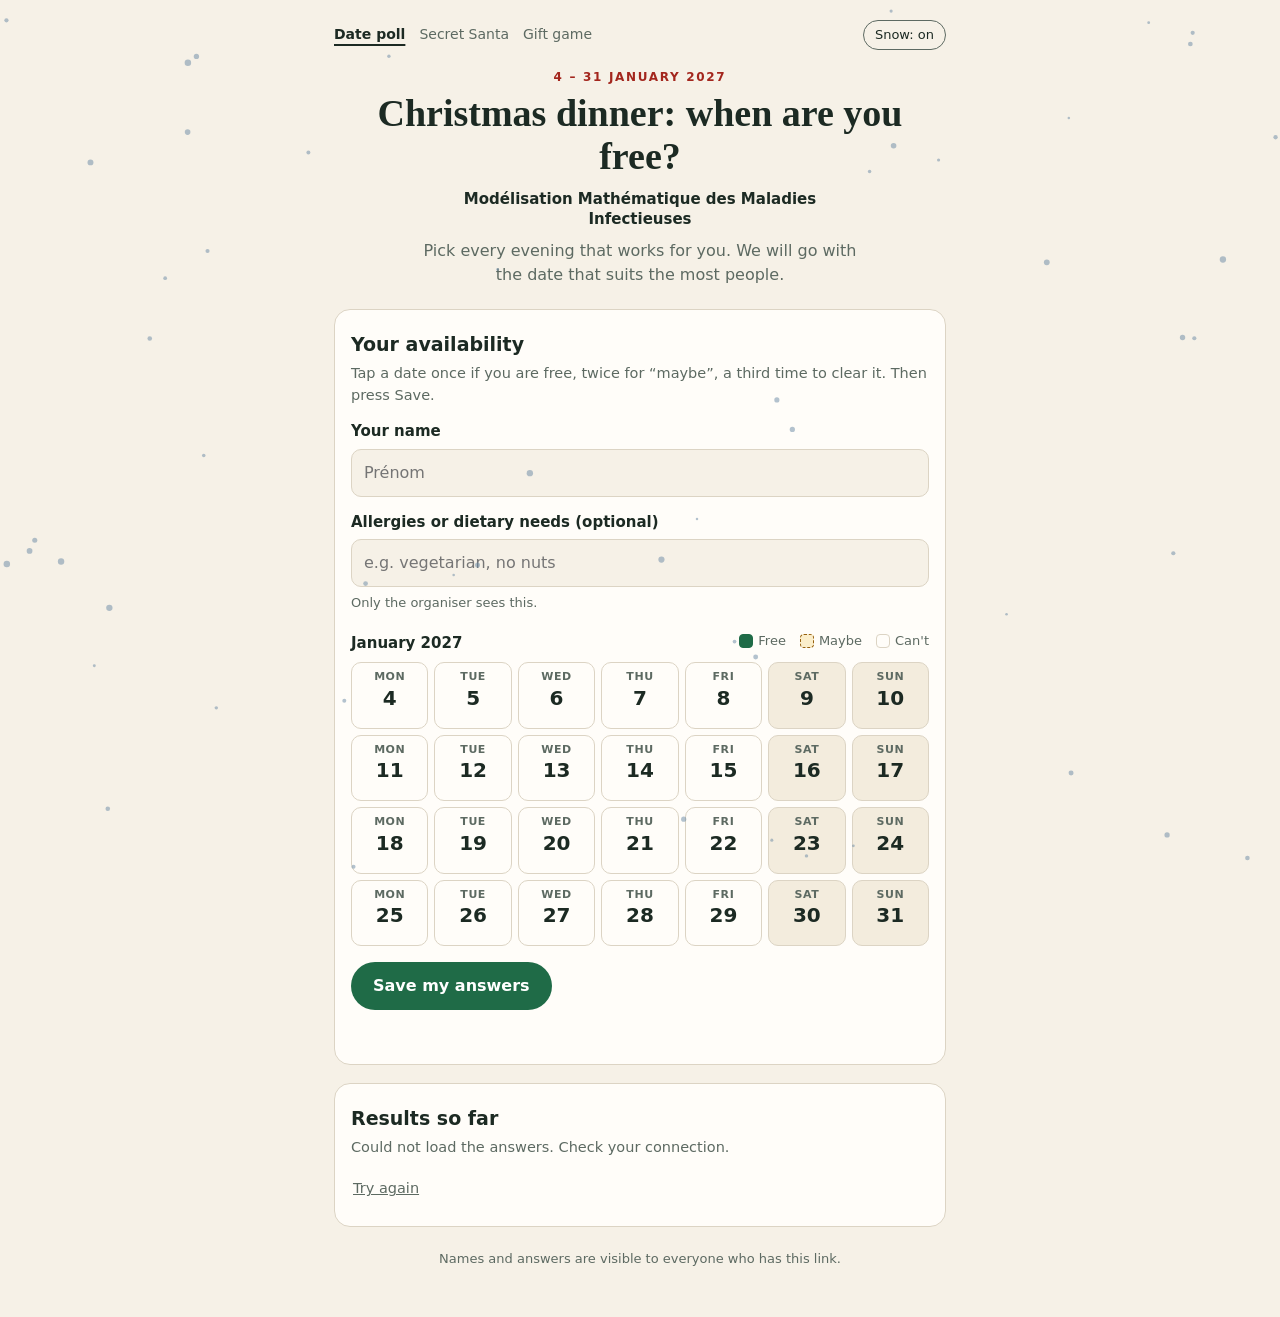
<file: index.html>
<!DOCTYPE html>
<html lang="en">
<head>
<meta charset="utf-8">
<meta name="viewport" content="width=device-width, initial-scale=1">
<meta name="robots" content="noindex, nofollow">
<meta name="color-scheme" content="light dark">
<title>Christmas dinner: when are you free?</title>
<style>
  :root {
    --bg: #f6f1e7;
    --surface: #fffdf9;
    --ink: #1c2a23;
    --muted: #5d6a62;
    --line: #dcd4c4;
    --weekend: #f3ecdd;
    --green: #1f6b47;
    --on-green: #ffffff;
    --amber: #96600f;
    --amber-soft: #fbeecb;
    --red: #a3261d;
    --focus: #1a73e8;
  }
  @media (prefers-color-scheme: dark) {
    :root {
      --bg: #111714;
      --surface: #1a231f;
      --ink: #eef2ee;
      --muted: #a5b1aa;
      --line: #34413b;
      --weekend: #202b26;
      --green: #5cc391;
      --on-green: #0c1a13;
      --amber: #e6b655;
      --amber-soft: #40351a;
      --red: #ff9a8f;
      --focus: #8ab4f8;
    }
  }
  * { box-sizing: border-box; }
  [hidden] { display: none !important; }
  body {
    margin: 0;
    background: var(--bg);
    color: var(--ink);
    font: 16px/1.5 system-ui, -apple-system, "Segoe UI", Roboto, "Helvetica Neue", Arial, sans-serif;
    -webkit-text-size-adjust: 100%;
  }
  main { max-width: 640px; margin: 0 auto; padding: 20px 14px 48px; }
  header { text-align: center; padding: 14px 0 4px; }
  .eyebrow {
    margin: 0 0 6px;
    font-size: 12px; font-weight: 700; letter-spacing: .14em; text-transform: uppercase;
    color: var(--red);
  }
  h1 {
    margin: 0 0 10px;
    font-family: Georgia, "Times New Roman", serif;
    font-size: clamp(27px, 6.4vw, 38px); line-height: 1.15; font-weight: 700;
  }
  .team { margin: 0 auto 10px; max-width: 34ch; font-size: 15px; font-weight: 700; line-height: 1.35; }
  .lead { margin: 0 auto; max-width: 44ch; color: var(--muted); }
  .banner {
    margin: 16px 0 0; padding: 10px 14px; border-radius: 12px;
    background: var(--amber-soft); border: 1px dashed var(--amber); font-size: 14px;
  }
  .card {
    margin-top: 18px; padding: 20px 16px;
    background: var(--surface); border: 1px solid var(--line); border-radius: 16px;
  }
  h2 { margin: 0 0 4px; font-size: 19px; }
  h3 { margin: 0 0 6px; font-size: 16px; }
  .hint { margin: 0 0 14px; color: var(--muted); font-size: 14.5px; }
  label { display: block; margin: 0 0 6px; font-weight: 600; font-size: 15px; }
  label.gap { margin-top: 14px; }
  .note { margin: 6px 0 0; font-size: 13px; color: var(--muted); }
  input[type="text"] {
    width: 100%; padding: 11px 12px;
    font: inherit; color: inherit; background: var(--bg);
    border: 1.5px solid var(--line); border-radius: 10px;
  }
  .month {
    margin: 18px 0 8px; font-weight: 700; font-size: 15px;
    display: flex; justify-content: space-between; align-items: baseline; gap: 8px; flex-wrap: wrap;
  }
  .legend { display: flex; flex-wrap: wrap; gap: 6px 14px; font-size: 13px; color: var(--muted); font-weight: 400; }
  .legend span { display: inline-flex; align-items: center; gap: 5px; }
  .swatch { width: 14px; height: 14px; border-radius: 4px; border: 1.5px solid var(--line); background: var(--surface); }
  .swatch.yes { background: var(--green); border-color: var(--green); }
  .swatch.maybe { background: var(--amber-soft); border-color: var(--amber); border-style: dashed; }

  .cal { display: grid; grid-template-columns: repeat(7, minmax(0, 1fr)); gap: 6px; }
  .day {
    position: relative; overflow: hidden;
    display: flex; flex-direction: column; align-items: center; justify-content: center; gap: 1px;
    min-height: 64px; padding: 6px 0 4px; margin: 0;
    font: inherit; color: inherit; background: var(--surface);
    border: 1.5px solid var(--line); border-radius: 10px;
    cursor: pointer; touch-action: manipulation; -webkit-tap-highlight-color: transparent;
    -webkit-appearance: none; appearance: none;
  }
  .day > span { position: relative; }
  .day.weekend { background: var(--weekend); }
  .day .wd { font-size: 11px; font-weight: 700; letter-spacing: .05em; text-transform: uppercase; color: var(--muted); }
  .day .num { font-size: 20px; font-weight: 700; line-height: 1.1; }
  .day .mon { font-size: 10px; color: var(--muted); line-height: 1; }
  .day .tag { min-height: 14px; font-size: 10.5px; line-height: 14px; font-weight: 700; }
  .day:focus-visible, button:focus-visible, input:focus-visible {
    outline: 3px solid var(--focus); outline-offset: 2px;
  }
  .day.yes { background: var(--green); border-color: var(--green); color: var(--on-green); }
  .day.yes .wd, .day.yes .mon { color: inherit; opacity: .85; }
  .day.maybe { background: var(--amber-soft); border-color: var(--amber); border-style: dashed; }
  .day.maybe .tag { color: var(--amber); }

  .res::before {
    content: ""; position: absolute; top: 0; right: 0; bottom: 0; left: 0;
    background: var(--green); opacity: var(--heat, 0);
  }
  .res.hot { color: var(--on-green); }
  .res.hot .wd, .res.hot .mon { color: inherit; opacity: .85; }
  .res.best { border-color: var(--red); border-width: 2.5px; }
  .res.sel { box-shadow: 0 0 0 2.5px var(--ink); border-color: var(--ink); }

  .actions { display: flex; flex-wrap: wrap; align-items: center; gap: 10px 16px; margin-top: 16px; }
  .primary {
    padding: 12px 22px; font: inherit; font-weight: 700; cursor: pointer;
    color: var(--on-green); background: var(--green); border: 0; border-radius: 999px;
  }
  .primary:disabled { opacity: .55; cursor: default; }
  .textbtn {
    padding: 6px 2px; font: inherit; font-size: 14.5px; cursor: pointer;
    color: var(--muted); background: none; border: 0; text-decoration: underline;
  }
  .status { margin: 12px 0 0; min-height: 22px; font-size: 14.5px; }
  .status.ok { color: var(--green); font-weight: 600; }
  .status.error { color: var(--red); font-weight: 600; }
  .status.warn { color: var(--amber); font-weight: 600; }

  .top { margin: 14px 0 0; padding: 0; list-style: none; display: grid; gap: 6px; }
  .top button {
    width: 100%; display: flex; justify-content: space-between; align-items: baseline; gap: 10px;
    padding: 10px 12px; font: inherit; color: inherit; text-align: left; cursor: pointer;
    background: var(--bg); border: 1.5px solid var(--line); border-radius: 10px;
  }
  .top .when { font-weight: 700; }
  .top .who { color: var(--muted); font-size: 14px; white-space: nowrap; }
  .detail { margin-top: 14px; padding: 12px 14px; background: var(--bg); border-radius: 12px; font-size: 15px; }
  .detail p { margin: 4px 0 0; }
  .people { margin: 14px 0 0; font-size: 14.5px; color: var(--muted); }
  footer { margin-top: 22px; text-align: center; color: var(--muted); font-size: 13px; }

  @media (max-width: 400px) {
    main { padding: 14px 10px 40px; }
    .card { padding: 16px 10px; }
    .cal { gap: 4px; }
    .day { min-height: 60px; border-radius: 8px; }
    .day .wd { font-size: 10px; letter-spacing: .02em; }
    .day .num { font-size: 18px; }
    .day .tag { font-size: 10px; }
  }
</style>
<link rel="stylesheet" href="festive.css">
</head>
<body>
<main>
  <header>
    <p class="eyebrow" id="range"></p>
    <h1>Christmas dinner: when are you free?</h1>
    <p class="team">Modélisation Mathématique des Maladies Infectieuses</p>
    <p class="lead">Pick every evening that works for you. We will go with the date that suits the most people.</p>
  </header>

  <p class="banner" id="demo" hidden>Preview mode: these are sample answers and nothing you enter is saved.</p>

  <section class="card" aria-labelledby="vote-title">
    <h2 id="vote-title">Your availability</h2>
    <p class="hint">Tap a date once if you are free, twice for &ldquo;maybe&rdquo;, a third time to clear it. Then press Save.</p>

    <label for="name">Your name</label>
    <input type="text" id="name" maxlength="40" autocomplete="name" placeholder="Prénom">

    <label for="diet" class="gap">Allergies or dietary needs (optional)</label>
    <input type="text" id="diet" maxlength="120" autocomplete="off" placeholder="e.g. vegetarian, no nuts">
    <p class="note">Only the organiser sees this.</p>

    <div class="month">
      <span id="vote-month"></span>
      <span class="legend" aria-hidden="true">
        <span><i class="swatch yes"></i>Free</span>
        <span><i class="swatch maybe"></i>Maybe</span>
        <span><i class="swatch"></i>Can't</span>
      </span>
    </div>
    <div class="cal" id="vote-cal" role="group" aria-label="Your availability, date by date"></div>

    <div class="actions">
      <button type="button" class="primary" id="save">Save my answers</button>
      <button type="button" class="textbtn" id="remove" hidden>Remove my answers</button>
    </div>
    <p class="status" id="status" role="status" aria-live="polite"></p>
  </section>

  <section class="card" aria-labelledby="res-title">
    <h2 id="res-title">Results so far</h2>
    <p class="hint" id="count">Loading answers&hellip;</p>
    <button type="button" class="textbtn" id="retry" hidden>Try again</button>

    <div id="res-body" hidden>
      <div id="top-wrap">
        <h3>Best dates</h3>
        <ol class="top" id="top"></ol>
      </div>

      <div class="month">
        <span id="res-month"></span>
        <span class="legend">Number = people free, +n = maybe. Tap a date for names.</span>
      </div>
      <div class="cal" id="res-cal" role="group" aria-label="Results, date by date"></div>

      <div class="detail" id="detail" aria-live="polite"></div>
      <p class="people" id="people"></p>
    </div>
  </section>

  <footer>Names and answers are visible to everyone who has this link.</footer>
</main>

<script src="festive.js"></script>
<script>
(function () {
  'use strict';

  /* ------------------------------------------------------------------
     Settings. API_URL is the Google Apps Script web app address
     (it ends with /exec). Leave it empty to run in preview mode.
     ------------------------------------------------------------------ */
  var CONFIG = {
    API_URL: 'https://script.google.com/macros/s/AKfycbxa3gKPzB4T4q2veu583Akxy4anp-9lhqV6BipjhSK2Z4Tx8DM4zlp5G-_7PPSQfwPbwg/exec',
    START: '2027-01-04',
    END: '2027-01-31',
    KEY: 'christmas-dinner-2027'
  };

  var LIVE = /^https:\/\/script\.google\.com\/macros\/s\/[\w-]+\/exec$/.test(CONFIG.API_URL);
  var DAY_MS = 86400000;

  /* ---------- dates (all in UTC so every visitor sees the same days) ---------- */

  function buildDates(start, end) {
    var out = [];
    var t = Date.parse(start + 'T00:00:00Z');
    var last = Date.parse(end + 'T00:00:00Z');
    for (; t <= last; t += DAY_MS) out.push(new Date(t).toISOString().slice(0, 10));
    return out;
  }

  function formatter(options) {
    options.timeZone = 'UTC';
    return new Intl.DateTimeFormat('en-GB', options);
  }
  var F = {
    wd: formatter({ weekday: 'short' }),
    wdLong: formatter({ weekday: 'long' }),
    mon: formatter({ month: 'short' }),
    monLong: formatter({ month: 'long' })
  };

  function info(iso) {
    var d = new Date(iso + 'T00:00:00Z');
    var day = d.getUTCDate();
    return {
      iso: iso,
      dow: d.getUTCDay(),                         // 0 = Sunday
      day: day,
      year: d.getUTCFullYear(),
      month: d.getUTCMonth(),
      wd: F.wd.format(d),
      short: F.wd.format(d) + ' ' + day + ' ' + F.mon.format(d),
      long: F.wdLong.format(d) + ' ' + day + ' ' + F.monLong.format(d),
      mon: F.mon.format(d),
      monLong: F.monLong.format(d)
    };
  }

  var DATES = buildDates(CONFIG.START, CONFIG.END);
  var INFO = {};
  DATES.forEach(function (iso) { INFO[iso] = info(iso); });
  var FIRST = INFO[DATES[0]];
  var LAST = INFO[DATES[DATES.length - 1]];
  var ONE_MONTH = FIRST.month === LAST.month && FIRST.year === LAST.year;

  /* ---------- small helpers ---------- */

  function $(id) { return document.getElementById(id); }

  function el(tag, className, text) {
    var node = document.createElement(tag);
    if (className) node.className = className;
    if (text !== undefined && text !== null) node.textContent = String(text);
    return node;
  }

  var store = (function () {
    var memory = {};
    return {
      get: function (key) {
        try {
          var value = window.localStorage.getItem(key);
          if (value !== null) return value;
        } catch (ignore) {}
        return Object.prototype.hasOwnProperty.call(memory, key) ? memory[key] : null;
      },
      set: function (key, value) {
        memory[key] = value;
        try { window.localStorage.setItem(key, value); } catch (ignore) {}
      }
    };
  })();

  function newId() {
    var c = window.crypto;
    if (c && typeof c.randomUUID === 'function') return c.randomUUID();
    var bytes = new Uint8Array(16);
    if (c && c.getRandomValues) c.getRandomValues(bytes);
    else for (var i = 0; i < 16; i++) bytes[i] = Math.floor(Math.random() * 256);
    bytes[6] = (bytes[6] & 0x0f) | 0x40;
    bytes[8] = (bytes[8] & 0x3f) | 0x80;
    var hex = Array.prototype.map.call(bytes, function (b) { return ('0' + b.toString(16)).slice(-2); }).join('');
    return hex.slice(0, 8) + '-' + hex.slice(8, 12) + '-' + hex.slice(12, 16) + '-' + hex.slice(16, 20) + '-' + hex.slice(20);
  }

  function cleanName(value) {
    return String(value || '').replace(/\s+/g, ' ').trim();
  }

  function people(n) { return n === 1 ? '1 person' : n + ' people'; }

  /* ---------- state ---------- */

  var myId = store.get(CONFIG.KEY + ':id');
  if (!/^[0-9a-f]{8}-[0-9a-f]{4}-[0-9a-f]{4}-[0-9a-f]{4}-[0-9a-f]{12}$/i.test(myId || '')) {
    myId = newId();
    store.set(CONFIG.KEY + ':id', myId);
  }
  var myVotes = {};          // iso date -> 'yes' | 'maybe'
  var responses = [];        // [{ name, votes, mine? }]
  var loaded = false;
  var dirty = false;
  var hasSaved = false;
  var busy = false;
  var selected = null;

  var voteCells = {};
  var resCells = {};

  /* ---------- server ---------- */

  var mockRows = (function () {
    function pick(offsets, maybes) {
      var votes = {};
      offsets.forEach(function (i) { if (DATES[i]) votes[DATES[i]] = 'yes'; });
      (maybes || []).forEach(function (i) { if (DATES[i]) votes[DATES[i]] = 'maybe'; });
      return votes;
    }
    return [
      { id: 'sample-1', name: 'Alex', votes: pick([3, 4, 5, 11, 12, 18], [6, 19]) },
      { id: 'sample-2', name: 'Sam', votes: pick([4, 5, 12, 13, 19, 26], [11]) },
      { id: 'sample-3', name: 'Jo', votes: pick([1, 5, 8, 12, 15, 22], [4, 26]) }
    ];
  })();

  function mockApi(method, payload) {
    return new Promise(function (resolve) {
      window.setTimeout(function () {
        if (method === 'POST') {
          var index = -1;
          mockRows.forEach(function (row, i) { if (row.id === payload.id) index = i; });
          if (payload.action === 'delete') {
            if (index >= 0) mockRows.splice(index, 1);
          } else {
            var row = { id: payload.id, name: payload.name, votes: JSON.parse(JSON.stringify(payload.votes)),
              diet: payload.diet || '' };
            if (index >= 0) mockRows[index] = row; else mockRows.push(row);
          }
        }
        resolve({
          ok: true,
          responses: mockRows.map(function (row) {
            var item = { name: row.name, votes: row.votes };
            if (row.id === myId) {
              item.mine = true;
              item.diet = row.diet || '';
            }
            return item;
          })
        });
      }, 150);
    });
  }

  function api(method, payload) {
    if (!LIVE) return mockApi(method, payload);
    var request;
    if (method === 'GET') {
      request = fetch(CONFIG.API_URL + '?id=' + encodeURIComponent(myId) + '&t=' + Date.now(), { redirect: 'follow' });
    } else {
      // text/plain keeps this a "simple" request, which is what Apps Script web apps accept.
      request = fetch(CONFIG.API_URL, {
        method: 'POST',
        redirect: 'follow',
        headers: { 'Content-Type': 'text/plain;charset=utf-8' },
        body: JSON.stringify(payload)
      });
    }
    return request.then(function (response) {
      if (!response.ok) throw new Error('The server answered with an error (' + response.status + ').');
      return response.json();
    }).then(function (data) {
      if (!data || data.ok !== true || !Array.isArray(data.responses)) {
        throw new Error(data && data.error ? data.error : 'Unexpected answer from the server.');
      }
      return data;
    });
  }

  /* ---------- calendars ---------- */

  function buildCalendar(container, cells, className, onClick) {
    container.textContent = '';
    var offset = (FIRST.dow + 6) % 7;             // weeks start on Monday
    for (var i = 0; i < offset; i++) {
      var pad = el('span');
      pad.setAttribute('aria-hidden', 'true');
      container.appendChild(pad);
    }
    DATES.forEach(function (iso) {
      var d = INFO[iso];
      var button = el('button', 'day ' + className + (d.dow === 0 || d.dow === 6 ? ' weekend' : ''));
      button.type = 'button';
      button.setAttribute('data-date', iso);
      button.appendChild(el('span', 'wd', d.wd));
      button.appendChild(el('span', 'num', d.day));
      if (!ONE_MONTH) button.appendChild(el('span', 'mon', d.mon));
      button.appendChild(el('span', 'tag', ''));
      button.addEventListener('click', function () { onClick(iso); });
      cells[iso] = button;
      container.appendChild(button);
    });
  }

  function paintVoteCell(iso) {
    var button = voteCells[iso];
    var value = myVotes[iso];
    button.classList.toggle('yes', value === 'yes');
    button.classList.toggle('maybe', value === 'maybe');
    button.querySelector('.tag').textContent = value || '';
    button.setAttribute('aria-pressed', value === 'yes' ? 'true' : value === 'maybe' ? 'mixed' : 'false');
    button.setAttribute('aria-label', INFO[iso].long + ': ' +
      (value === 'yes' ? 'free' : value === 'maybe' ? 'maybe' : 'not selected'));
  }

  function paintVotes() { DATES.forEach(paintVoteCell); }

  function onVoteClick(iso) {
    if (busy) return;
    var value = myVotes[iso];
    if (!value) myVotes[iso] = 'yes';
    else if (value === 'yes') myVotes[iso] = 'maybe';
    else delete myVotes[iso];
    dirty = true;
    paintVoteCell(iso);
    setStatus('Not saved yet. Press “' + $('save').textContent + '” when you are done.', 'warn');
  }

  /* ---------- results ---------- */

  function tally() {
    var t = {};
    DATES.forEach(function (iso) { t[iso] = { yes: [], maybe: [] }; });
    responses.forEach(function (r) {
      DATES.forEach(function (iso) {
        var value = r.votes ? r.votes[iso] : null;
        if (value === 'yes') t[iso].yes.push(r.name);
        else if (value === 'maybe') t[iso].maybe.push(r.name);
      });
    });
    return t;
  }

  function ranking(t) {
    return DATES.filter(function (iso) {
      return t[iso].yes.length + t[iso].maybe.length > 0;
    }).sort(function (a, b) {
      return t[b].yes.length - t[a].yes.length ||
             t[b].maybe.length - t[a].maybe.length ||
             (a < b ? -1 : 1);
    });
  }

  function summary(entry) {
    var parts = [];
    if (entry.yes.length) parts.push(entry.yes.length + ' free');
    if (entry.maybe.length) parts.push(entry.maybe.length + ' maybe');
    return parts.join(' · ');
  }

  function paintResults() {
    var t = tally();
    var rank = ranking(t);
    var n = responses.length;

    $('count').textContent = n === 0 ? 'No answers yet. Be the first!' :
      people(n) + (n === 1 ? ' has' : ' have') + ' answered.';
    $('res-body').hidden = false;

    // Best dates
    var top = $('top');
    top.textContent = '';
    rank.slice(0, 3).forEach(function (iso) {
      var item = el('li');
      var button = el('button');
      button.type = 'button';
      button.appendChild(el('span', 'when', INFO[iso].short));
      button.appendChild(el('span', 'who', summary(t[iso])));
      button.addEventListener('click', function () { select(iso); });
      item.appendChild(button);
      top.appendChild(item);
    });
    $('top-wrap').hidden = rank.length === 0;

    // Heat map
    var maxYes = 0;
    DATES.forEach(function (iso) { maxYes = Math.max(maxYes, t[iso].yes.length); });
    var best = {};
    if (rank.length) {
      var lead = t[rank[0]];
      rank.forEach(function (iso) {
        if (t[iso].yes.length === lead.yes.length && t[iso].maybe.length === lead.maybe.length) best[iso] = true;
      });
    }
    DATES.forEach(function (iso) {
      var button = resCells[iso];
      var yes = t[iso].yes.length;
      var maybe = t[iso].maybe.length;
      var heat = maxYes ? yes / maxYes : 0;
      button.style.setProperty('--heat', (heat * 0.92).toFixed(2));
      button.classList.toggle('hot', heat >= 0.55);
      button.classList.toggle('best', best[iso] === true);
      button.querySelector('.tag').textContent = (yes ? String(yes) : '') + (maybe ? '+' + maybe : '');
      button.setAttribute('aria-label', INFO[iso].long + ': ' + yes + ' free, ' + maybe + ' maybe');
    });

    if (!selected || !t[selected]) selected = null;
    if (!selected && rank.length) selected = rank[0];
    paintDetail(t);

    $('people').textContent = n ? 'Answered so far: ' +
      responses.map(function (r) { return r.name; }).join(', ') + '.' : '';
  }

  function paintDetail(t) {
    var box = $('detail');
    box.textContent = '';
    DATES.forEach(function (iso) {
      resCells[iso].classList.toggle('sel', iso === selected);
      resCells[iso].setAttribute('aria-pressed', iso === selected ? 'true' : 'false');
    });
    if (!selected) {
      box.appendChild(el('p', null, 'Tap a date above to see who is free.'));
      return;
    }
    var entry = (t || tally())[selected];
    box.appendChild(el('h3', null, INFO[selected].long));
    if (!entry.yes.length && !entry.maybe.length) {
      box.appendChild(el('p', null, 'Nobody has picked this date yet.'));
      return;
    }
    [['Free', entry.yes], ['Maybe', entry.maybe]].forEach(function (pair) {
      if (!pair[1].length) return;
      var line = el('p');
      line.appendChild(el('strong', null, pair[0] + ' (' + pair[1].length + '): '));
      line.appendChild(document.createTextNode(pair[1].join(', ')));
      box.appendChild(line);
    });
  }

  function select(iso) {
    selected = iso;
    paintDetail();
  }

  /* ---------- actions ---------- */

  function setStatus(text, kind) {
    var node = $('status');
    node.textContent = text || '';
    node.className = 'status' + (kind ? ' ' + kind : '');
  }

  function setBusy(value) {
    busy = value;
    $('save').disabled = value;
    $('remove').disabled = value;
  }

  function paintButtons() {
    $('save').textContent = hasSaved ? 'Update my answers' : 'Save my answers';
    $('remove').hidden = !hasSaved;
  }

  function applyResponses(list) {
    responses = list;
    loaded = true;
    $('retry').hidden = true;
    paintResults();
  }

  function load() {
    $('count').textContent = 'Loading answers…';
    $('retry').hidden = true;
    return api('GET').then(function (data) {
      var mine = null;
      data.responses.forEach(function (r) { if (r.mine) mine = r; });
      if (mine) {
        hasSaved = true;
        if (!dirty) {
          myVotes = {};
          DATES.forEach(function (iso) {
            if (mine.votes[iso] === 'yes' || mine.votes[iso] === 'maybe') myVotes[iso] = mine.votes[iso];
          });
          if (!cleanName($('name').value)) $('name').value = mine.name;
          $('diet').value = mine.diet || '';
          paintVotes();
        }
      }
      paintButtons();
      applyResponses(data.responses);
      if (window.Festive) window.Festive.setDeadline(data.deadline);
    }).catch(function () {
      $('count').textContent = 'Could not load the answers. Check your connection.';
      $('retry').hidden = false;
    });
  }

  function save() {
    if (busy) return;
    var name = cleanName($('name').value);
    if (!name) {
      setStatus('Please enter your name first.', 'error');
      $('name').focus();
      return;
    }
    if (!hasSaved && loaded) {
      var taken = responses.some(function (r) {
        return !r.mine && r.name.toLowerCase() === name.toLowerCase();
      });
      if (taken && !window.confirm('Someone called “' + name + '” has already answered.\n\n' +
          'If that was you on another device, your answers would be counted twice.\n' +
          'Save a new answer with this name anyway?')) {
        return;
      }
    }
    var votes = {};
    DATES.forEach(function (iso) { if (myVotes[iso]) votes[iso] = myVotes[iso]; });

    setBusy(true);
    setStatus('Saving…');
    var diet = cleanName($('diet').value);
    api('POST', { action: 'save', id: myId, name: name, votes: votes, diet: diet }).then(function (data) {
      dirty = false;
      hasSaved = true;
      store.set(CONFIG.KEY + ':name', name);
      paintButtons();
      applyResponses(data.responses);
      if (window.Festive) window.Festive.sleigh();
      var count = Object.keys(votes).length;
      setStatus('Saved, thank you ' + name + '! ' +
        (count ? 'You picked ' + count + (count === 1 ? ' date. ' : ' dates. ') : 'You picked no dates. ') +
        'To change your answers, open this link again in the same browser.', 'ok');
    }).catch(function (error) {
      setStatus('Could not save: ' + (error && error.message ? error.message : 'unknown error') +
        ' Please try again.', 'error');
    }).then(function () { setBusy(false); });
  }

  function removeMine() {
    if (busy || !hasSaved) return;
    if (!window.confirm('Remove your answers from the poll?')) return;
    setBusy(true);
    setStatus('Removing…');
    api('POST', { action: 'delete', id: myId }).then(function (data) {
      myVotes = {};
      $('diet').value = '';
      dirty = false;
      hasSaved = false;
      paintVotes();
      paintButtons();
      applyResponses(data.responses);
      setStatus('Your answers have been removed.', 'ok');
    }).catch(function (error) {
      setStatus('Could not remove: ' + (error && error.message ? error.message : 'unknown error') +
        ' Please try again.', 'error');
    }).then(function () { setBusy(false); });
  }

  /* ---------- start ---------- */

  var rangeText = ONE_MONTH
    ? FIRST.day + ' – ' + LAST.day + ' ' + LAST.monLong + ' ' + LAST.year
    : FIRST.day + ' ' + FIRST.mon + ' – ' + LAST.day + ' ' + LAST.mon + ' ' + LAST.year;
  var monthText = ONE_MONTH ? FIRST.monLong + ' ' + FIRST.year : rangeText;
  $('range').textContent = rangeText;
  $('vote-month').textContent = monthText;
  $('res-month').textContent = monthText;
  $('demo').hidden = LIVE;

  buildCalendar($('vote-cal'), voteCells, 'vote', onVoteClick);
  buildCalendar($('res-cal'), resCells, 'res', select);
  paintVotes();

  var savedName = store.get(CONFIG.KEY + ':name');
  if (savedName) $('name').value = savedName;

  $('save').addEventListener('click', save);
  $('remove').addEventListener('click', removeMine);
  $('retry').addEventListener('click', load);
  $('name').addEventListener('keydown', function (event) {
    if (event.key === 'Enter') save();
  });
  $('diet').addEventListener('input', function () {
    dirty = true;
    setStatus('Not saved yet. Press “' + $('save').textContent + '” when you are done.', 'warn');
  });
  window.addEventListener('beforeunload', function (event) {
    if (!dirty) return;
    event.preventDefault();
    event.returnValue = '';
  });

  load();
})();
</script>
</body>
</html>
</file>
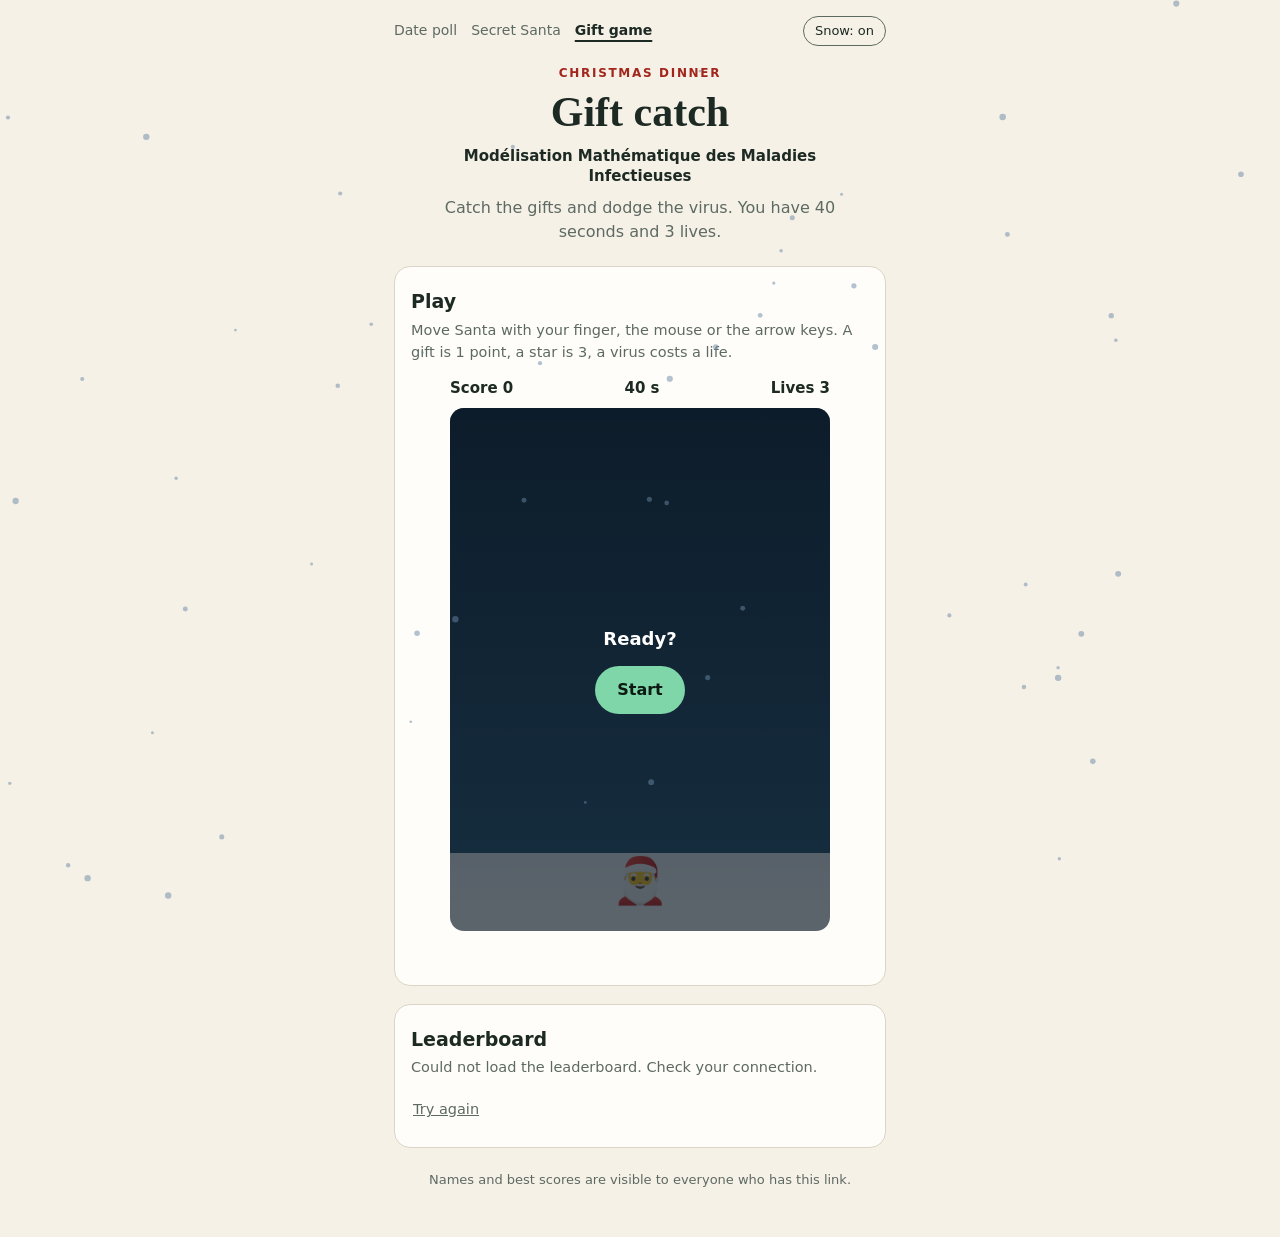
<file: game.html>
<!DOCTYPE html>
<html lang="en">
<head>
<meta charset="utf-8">
<meta name="viewport" content="width=device-width, initial-scale=1">
<meta name="robots" content="noindex, nofollow">
<meta name="color-scheme" content="light dark">
<title>Christmas dinner: gift game</title>
<style>
  :root {
    --bg: #f6f1e7;
    --surface: #fffdf9;
    --ink: #1c2a23;
    --muted: #5d6a62;
    --line: #dcd4c4;
    --green: #1f6b47;
    --on-green: #ffffff;
    --amber: #96600f;
    --amber-soft: #fbeecb;
    --red: #a3261d;
    --focus: #1a73e8;
  }
  @media (prefers-color-scheme: dark) {
    :root {
      --bg: #111714;
      --surface: #1a231f;
      --ink: #eef2ee;
      --muted: #a5b1aa;
      --line: #34413b;
      --green: #5cc391;
      --on-green: #0c1a13;
      --amber: #e6b655;
      --amber-soft: #40351a;
      --red: #ff9a8f;
      --focus: #8ab4f8;
    }
  }
  * { box-sizing: border-box; }
  [hidden] { display: none !important; }
  body {
    margin: 0;
    background: var(--bg);
    color: var(--ink);
    font: 16px/1.5 system-ui, -apple-system, "Segoe UI", Roboto, "Helvetica Neue", Arial, sans-serif;
    -webkit-text-size-adjust: 100%;
  }
  main { max-width: 520px; margin: 0 auto; padding: 16px 14px 48px; }
  header { text-align: center; padding: 14px 0 4px; }
  .eyebrow {
    margin: 0 0 6px;
    font-size: 12px; font-weight: 700; letter-spacing: .14em; text-transform: uppercase;
    color: var(--red);
  }
  h1 {
    margin: 0 0 10px;
    font-family: Georgia, "Times New Roman", serif;
    font-size: clamp(30px, 8vw, 42px); line-height: 1.15; font-weight: 700;
  }
  .team { margin: 0 auto 10px; max-width: 34ch; font-size: 15px; font-weight: 700; line-height: 1.35; }
  .lead { margin: 0 auto; max-width: 42ch; color: var(--muted); }
  .card {
    margin-top: 18px; padding: 20px 16px;
    background: var(--surface); border: 1px solid var(--line); border-radius: 16px;
  }
  h2 { margin: 0 0 4px; font-size: 19px; }
  .hint { margin: 0 0 14px; color: var(--muted); font-size: 14.5px; }
  label { display: block; margin: 16px 0 6px; font-weight: 600; font-size: 15px; }
  input[type="text"] {
    width: 100%; padding: 11px 12px;
    font: inherit; color: inherit; background: var(--bg);
    border: 1.5px solid var(--line); border-radius: 10px;
  }
  button:focus-visible, input:focus-visible { outline: 3px solid var(--focus); outline-offset: 2px; }
  .actions { display: flex; flex-wrap: wrap; align-items: center; gap: 10px 16px; margin-top: 14px; }
  .primary {
    padding: 12px 22px; font: inherit; font-weight: 700; cursor: pointer;
    color: var(--on-green); background: var(--green); border: 0; border-radius: 999px;
    touch-action: manipulation;
  }
  .primary:disabled { opacity: .55; cursor: default; }
  .textbtn {
    padding: 6px 2px; font: inherit; font-size: 14.5px; cursor: pointer;
    color: var(--muted); background: none; border: 0; text-decoration: underline;
  }
  .status { margin: 12px 0 0; min-height: 22px; font-size: 14.5px; }
  .status.ok { color: var(--green); font-weight: 600; }
  .status.error { color: var(--red); font-weight: 600; }

  .hud {
    display: flex; justify-content: space-between; gap: 10px; max-width: 380px; margin: 0 auto 8px;
    font-size: 15px; font-weight: 700; font-variant-numeric: tabular-nums;
  }
  .stage {
    position: relative; width: 100%; max-width: 380px; min-height: 300px; margin: 0 auto;
    overflow: hidden; border-radius: 14px;
    background: linear-gradient(to bottom, #14293d 0%, #2b5876 85%, #eef3f6 85%, #ffffff 100%);
    touch-action: none; -webkit-user-select: none; user-select: none;
  }
  .stage canvas { display: block; width: 100%; height: 100%; }
  .overlay {
    position: absolute; top: 0; right: 0; bottom: 0; left: 0;
    display: flex; flex-direction: column; align-items: center; justify-content: center; gap: 14px;
    padding: 16px; text-align: center; color: #ffffff; background: rgba(10, 22, 32, .66);
  }
  .overlay p { margin: 0; max-width: 24ch; font-size: 18px; font-weight: 700; }
  .overlay .primary { color: #0c1a13; background: #7fd6a8; }

  .board { margin: 0; padding: 0; list-style: none; counter-reset: rank; }
  .board li {
    display: flex; align-items: baseline; gap: 10px; padding: 8px 12px; border-radius: 10px;
    counter-increment: rank;
  }
  .board li:nth-child(odd) { background: var(--bg); }
  .board li::before {
    content: counter(rank) "."; flex: 0 0 2em; color: var(--muted); font-variant-numeric: tabular-nums;
  }
  .board .who { flex: 1 1 auto; font-weight: 600; overflow-wrap: anywhere; }
  .board .pts { font-weight: 700; font-variant-numeric: tabular-nums; }
  footer { margin-top: 22px; text-align: center; color: var(--muted); font-size: 13px; }
</style>
<link rel="stylesheet" href="festive.css">
</head>
<body>
<main>
  <header>
    <p class="eyebrow">Christmas dinner</p>
    <h1>Gift catch</h1>
    <p class="team">Modélisation Mathématique des Maladies Infectieuses</p>
    <p class="lead">Catch the gifts and dodge the virus. You have 40 seconds and 3 lives.</p>
  </header>

  <section class="card" aria-labelledby="game-title">
    <h2 id="game-title">Play</h2>
    <p class="hint">Move Santa with your finger, the mouse or the arrow keys. A gift is 1 point, a star is 3, a virus costs a life.</p>

    <div class="hud">
      <span id="hud-score">Score 0</span>
      <span id="hud-time">40 s</span>
      <span id="hud-lives">Lives 3</span>
    </div>
    <div class="stage" id="stage">
      <canvas id="canvas"></canvas>
      <div class="overlay" id="overlay">
        <p id="overlay-text">Ready?</p>
        <button type="button" class="primary" id="start">Start</button>
      </div>
    </div>

    <div id="save-box" hidden>
      <label for="name">Your name, for the leaderboard</label>
      <input type="text" id="name" maxlength="40" autocomplete="name" placeholder="Prénom">
      <div class="actions">
        <button type="button" class="primary" id="save">Save my score</button>
      </div>
    </div>
    <p class="status" id="status" role="status" aria-live="polite"></p>
  </section>

  <section class="card" aria-labelledby="board-title">
    <h2 id="board-title">Leaderboard</h2>
    <p class="hint" id="board-state">Loading&hellip;</p>
    <button type="button" class="textbtn" id="retry" hidden>Try again</button>
    <ol class="board" id="board"></ol>
  </section>

  <footer>Names and best scores are visible to everyone who has this link.</footer>
</main>

<script src="festive.js"></script>
<script>
(function () {
  'use strict';

  /* ------------------------------------------------------------------
     Settings. API_URL is the Google Apps Script web app address
     (it ends with /exec), the same one used by the other pages.
     ------------------------------------------------------------------ */
  var CONFIG = {
    API_URL: 'https://script.google.com/macros/s/AKfycbxa3gKPzB4T4q2veu583Akxy4anp-9lhqV6BipjhSK2Z4Tx8DM4zlp5G-_7PPSQfwPbwg/exec',
    KEY: 'christmas-dinner-2027'
  };

  var LIVE = /^https:\/\/script\.google\.com\/macros\/s\/[\w-]+\/exec$/.test(CONFIG.API_URL);

  /* ---------- the rules of the game, kept apart from the drawing ---------- */

  var GiftGame = {
    W: 320,            // the game thinks in a 320 x 440 field, the canvas scales it
    H: 440,
    DURATION: 40,
    LIVES: 3,
    REACH: 34,

    create: function () {
      return { time: 0, score: 0, lives: GiftGame.LIVES, x: GiftGame.W / 2, items: [], wait: 0.7, over: false, reason: '' };
    },

    spawn: function (s, random) {
      var roll = random();
      s.items.push({
        kind: roll < 0.17 ? 'virus' : roll < 0.25 ? 'star' : 'gift',
        x: 20 + random() * (GiftGame.W - 40),
        y: -18,
        speed: 95 + s.time * 4 + random() * 45
      });
    },

    step: function (s, dt, target, random) {
      if (s.over) return s;
      s.time += dt;
      s.x = Math.max(24, Math.min(GiftGame.W - 24, target));
      s.wait -= dt;
      if (s.wait <= 0) {
        GiftGame.spawn(s, random);
        s.wait = Math.max(0.3, 0.85 - s.time * 0.013) * (0.75 + random() * 0.5);
      }
      var kept = [];
      var top = GiftGame.H - 62;
      var bottom = GiftGame.H - 22;
      for (var i = 0; i < s.items.length; i++) {
        var item = s.items[i];
        item.y += item.speed * dt;
        if (item.y >= top && item.y <= bottom && Math.abs(item.x - s.x) <= GiftGame.REACH) {
          if (item.kind === 'virus') s.lives -= 1;
          else s.score += item.kind === 'star' ? 3 : 1;
        } else if (item.y < GiftGame.H + 20) {
          kept.push(item);
        }
      }
      s.items = kept;
      if (s.lives <= 0) {
        s.lives = 0;
        s.over = true;
        s.reason = 'lives';
      } else if (s.time >= GiftGame.DURATION) {
        s.time = GiftGame.DURATION;
        s.over = true;
        s.reason = 'time';
      }
      return s;
    }
  };
  window.GiftGame = GiftGame;

  /* ---------- small helpers ---------- */

  function $(id) { return document.getElementById(id); }

  function el(tag, className, text) {
    var node = document.createElement(tag);
    if (className) node.className = className;
    if (text !== undefined && text !== null) node.textContent = String(text);
    return node;
  }

  var store = {
    get: function (key) {
      try { return window.localStorage.getItem(CONFIG.KEY + ':' + key); } catch (ignore) { return null; }
    },
    set: function (key, value) {
      try { window.localStorage.setItem(CONFIG.KEY + ':' + key, value); } catch (ignore) {}
    }
  };

  function cleanName(value) {
    return String(value || '').replace(/\s+/g, ' ').trim();
  }

  function message(error) {
    if (error && error.name === 'TypeError') return 'Could not reach the server. Check your connection and try again.';
    return error && error.message ? error.message : 'Something went wrong. Please try again.';
  }

  function setStatus(text, kind) {
    var node = $('status');
    node.textContent = text || '';
    node.className = 'status' + (kind ? ' ' + kind : '');
  }

  /* ---------- drawing ---------- */

  var GLYPH = { gift: '🎁', star: '⭐', virus: '🦠', santa: '🎅' };
  var EMOJI = '"Apple Color Emoji", "Segoe UI Emoji", "Noto Color Emoji", sans-serif';

  var stage = $('stage');
  var canvas = $('canvas');
  var ctx = canvas.getContext ? canvas.getContext('2d') : null;
  var scale = 1;

  var game = GiftGame.create();
  var running = false;
  var target = GiftGame.W / 2;
  var lastFrame = 0;
  var keys = { left: false, right: false };
  var lastScore = 0;
  var saved = false;
  var busy = false;

  function draw() {
    if (!ctx) return;
    ctx.setTransform(scale, 0, 0, scale, 0, 0);
    ctx.clearRect(0, 0, GiftGame.W, GiftGame.H);
    ctx.textAlign = 'center';
    ctx.textBaseline = 'middle';
    ctx.font = '26px ' + EMOJI;
    for (var i = 0; i < game.items.length; i++) {
      ctx.fillText(GLYPH[game.items[i].kind], game.items[i].x, game.items[i].y);
    }
    ctx.font = '38px ' + EMOJI;
    ctx.fillText(GLYPH.santa, game.x, GiftGame.H - 40);
  }

  function fit() {
    if (!ctx) return;
    var ratio = Math.min(window.devicePixelRatio || 1, 2);
    var width = stage.clientWidth || GiftGame.W;
    var height = Math.round(width * GiftGame.H / GiftGame.W);
    stage.style.height = height + 'px';
    canvas.width = Math.round(width * ratio);
    canvas.height = Math.round(height * ratio);
    scale = canvas.width / GiftGame.W;
    draw();
  }

  function paintHud() {
    $('hud-score').textContent = 'Score ' + game.score;
    $('hud-time').textContent = Math.ceil(GiftGame.DURATION - game.time) + ' s';
    $('hud-lives').textContent = 'Lives ' + game.lives;
  }

  /* ---------- playing ---------- */

  function frame(now) {
    if (!running) return;
    var dt = lastFrame ? Math.min(0.05, Math.max(0, (now - lastFrame) / 1000)) : 0;
    lastFrame = now;
    if (keys.left) target -= 260 * dt;
    if (keys.right) target += 260 * dt;
    target = Math.max(24, Math.min(GiftGame.W - 24, target));
    GiftGame.step(game, dt, target, Math.random);
    paintHud();
    draw();
    if (game.over) {
      finish();
      return;
    }
    window.requestAnimationFrame(frame);
  }

  function start() {
    if (running || busy) return;
    game = GiftGame.create();
    target = GiftGame.W / 2;
    lastFrame = 0;
    running = true;
    saved = false;
    lastScore = 0;
    $('overlay').hidden = true;
    $('save-box').hidden = true;
    setStatus('');
    paintHud();
    draw();
    window.requestAnimationFrame(frame);
  }

  function finish() {
    running = false;
    lastScore = game.score;
    $('overlay-text').textContent = (game.reason === 'lives' ? 'The virus got you! ' : 'Time is up! ') +
      'You scored ' + game.score + '.';
    $('start').textContent = 'Play again';
    $('overlay').hidden = false;
    $('save-box').hidden = lastScore === 0;
  }

  function pointer(event) {
    if (!running) return;
    var box = stage.getBoundingClientRect();
    if (box.width) target = (event.clientX - box.left) / box.width * GiftGame.W;
  }

  /* ---------- leaderboard ---------- */

  function api(method, payload) {
    if (!LIVE) return Promise.reject(new Error('This page is not connected yet.'));
    var request;
    if (method === 'GET') {
      request = fetch(CONFIG.API_URL + '?view=game&t=' + Date.now(), { redirect: 'follow' });
    } else {
      // text/plain keeps this a "simple" request, which is what Apps Script web apps accept.
      request = fetch(CONFIG.API_URL, {
        method: 'POST',
        redirect: 'follow',
        headers: { 'Content-Type': 'text/plain;charset=utf-8' },
        body: JSON.stringify(payload)
      });
    }
    return request.then(function (response) {
      if (!response.ok) throw new Error('The server answered with an error (' + response.status + ').');
      return response.json();
    }).then(function (data) {
      if (!data || data.ok !== true || !Array.isArray(data.top)) {
        throw new Error(data && data.error ? data.error : 'Unexpected answer from the server.');
      }
      return data;
    });
  }

  function paintBoard(top) {
    var list = $('board');
    list.textContent = '';
    top.forEach(function (entry) {
      var item = el('li');
      item.appendChild(el('span', 'who', entry.name));
      item.appendChild(el('span', 'pts', entry.score));
      list.appendChild(item);
    });
    $('board-state').textContent = top.length ? 'The best score of each player.' : 'No scores yet. Be the first!';
  }

  function loadBoard() {
    $('board-state').textContent = 'Loading…';
    $('retry').hidden = true;
    return api('GET').then(function (data) {
      paintBoard(data.top);
    }).catch(function (error) {
      $('board-state').textContent = LIVE ? 'Could not load the leaderboard. Check your connection.' : message(error);
      $('retry').hidden = !LIVE;
    });
  }

  function save() {
    if (busy || running || saved || lastScore <= 0) return;
    var name = cleanName($('name').value);
    if (!name) {
      setStatus('Please enter your name.', 'error');
      $('name').focus();
      return;
    }
    busy = true;
    $('save').disabled = true;
    $('start').disabled = true;
    setStatus('Saving…');
    api('POST', { app: 'game', action: 'score', name: name, score: lastScore }).then(function (data) {
      saved = true;
      store.set('game-name', name);
      paintBoard(data.top);
      $('retry').hidden = true;
      $('save-box').hidden = true;
      setStatus(data.best > lastScore
        ? 'Saved. Your best is still ' + data.best + '.'
        : 'Saved! ' + lastScore + ' is your best score.', 'ok');
      if (window.Festive) window.Festive.sleigh();
    }).catch(function (error) {
      setStatus(message(error), 'error');
    }).then(function () {
      busy = false;
      $('save').disabled = false;
      $('start').disabled = false;
    });
  }

  /* ---------- start ---------- */

  $('name').value = store.get('game-name') || store.get('santa-name') || store.get('name') || '';

  $('start').addEventListener('click', start);
  $('save').addEventListener('click', save);
  $('retry').addEventListener('click', loadBoard);
  $('name').addEventListener('keydown', function (event) {
    if (event.key === 'Enter') save();
  });
  stage.addEventListener('pointerdown', pointer);
  stage.addEventListener('pointermove', pointer);
  window.addEventListener('keydown', function (event) {
    if (event.key === 'ArrowLeft') keys.left = true;
    else if (event.key === 'ArrowRight') keys.right = true;
    else return;
    if (running) event.preventDefault();
  });
  window.addEventListener('keyup', function (event) {
    if (event.key === 'ArrowLeft') keys.left = false;
    else if (event.key === 'ArrowRight') keys.right = false;
  });
  window.addEventListener('resize', fit);

  fit();
  paintHud();
  loadBoard();
})();
</script>
</body>
</html>
</file>
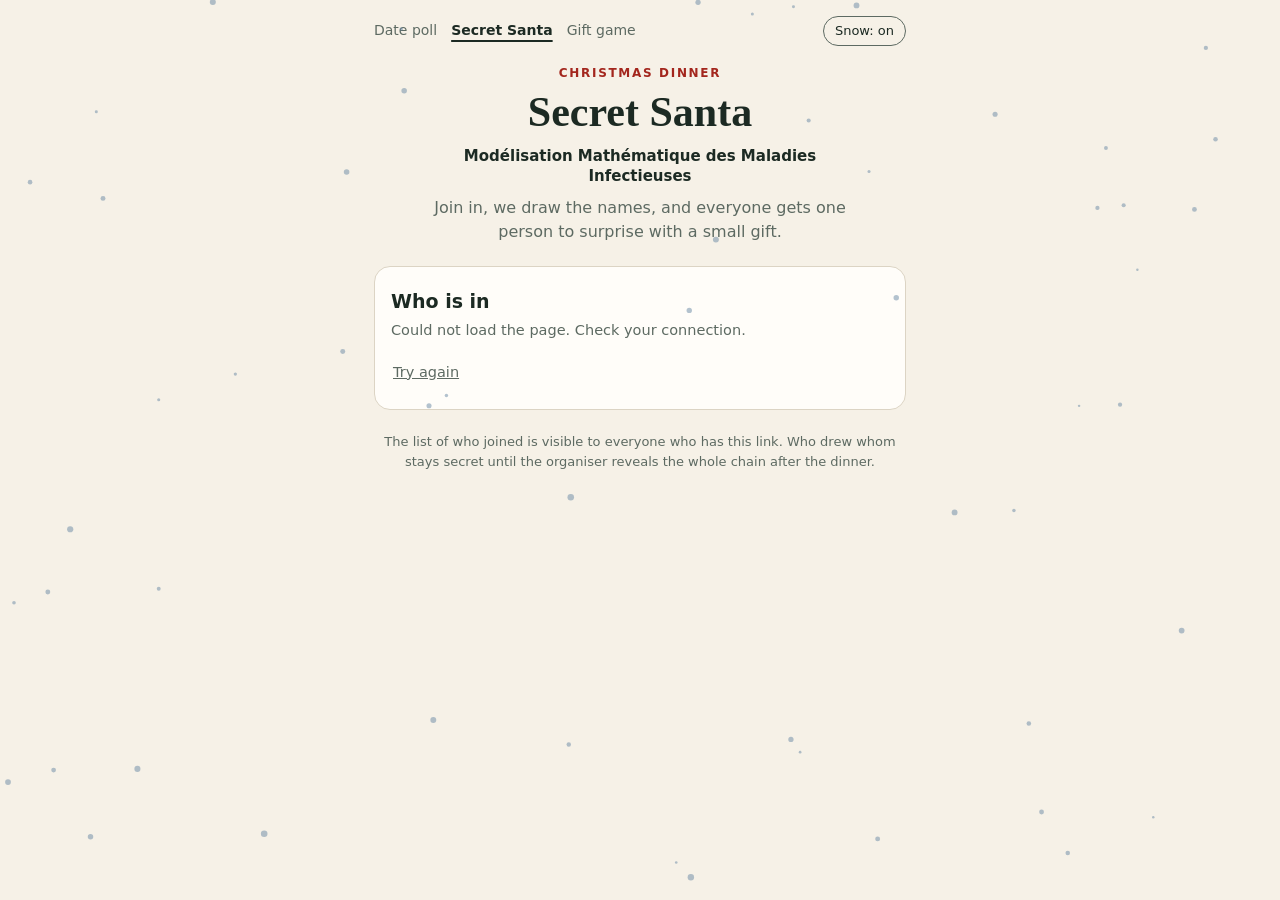
<file: santa.html>
<!DOCTYPE html>
<html lang="en">
<head>
<meta charset="utf-8">
<meta name="viewport" content="width=device-width, initial-scale=1">
<meta name="robots" content="noindex, nofollow">
<meta name="color-scheme" content="light dark">
<title>Christmas dinner: Secret Santa</title>
<style>
  :root {
    --bg: #f6f1e7;
    --surface: #fffdf9;
    --ink: #1c2a23;
    --muted: #5d6a62;
    --line: #dcd4c4;
    --green: #1f6b47;
    --on-green: #ffffff;
    --amber: #96600f;
    --amber-soft: #fbeecb;
    --red: #a3261d;
    --focus: #1a73e8;
  }
  @media (prefers-color-scheme: dark) {
    :root {
      --bg: #111714;
      --surface: #1a231f;
      --ink: #eef2ee;
      --muted: #a5b1aa;
      --line: #34413b;
      --green: #5cc391;
      --on-green: #0c1a13;
      --amber: #e6b655;
      --amber-soft: #40351a;
      --red: #ff9a8f;
      --focus: #8ab4f8;
    }
  }
  * { box-sizing: border-box; }
  [hidden] { display: none !important; }
  body {
    margin: 0;
    background: var(--bg);
    color: var(--ink);
    font: 16px/1.5 system-ui, -apple-system, "Segoe UI", Roboto, "Helvetica Neue", Arial, sans-serif;
    -webkit-text-size-adjust: 100%;
  }
  main { max-width: 560px; margin: 0 auto; padding: 16px 14px 48px; }
  .nav { margin: 0; font-size: 14.5px; }
  .nav a { color: var(--muted); }
  header { text-align: center; padding: 14px 0 4px; }
  .eyebrow {
    margin: 0 0 6px;
    font-size: 12px; font-weight: 700; letter-spacing: .14em; text-transform: uppercase;
    color: var(--red);
  }
  h1 {
    margin: 0 0 10px;
    font-family: Georgia, "Times New Roman", serif;
    font-size: clamp(30px, 8vw, 42px); line-height: 1.15; font-weight: 700;
  }
  .team { margin: 0 auto 10px; max-width: 34ch; font-size: 15px; font-weight: 700; line-height: 1.35; }
  .lead { margin: 0 auto; max-width: 42ch; color: var(--muted); }
  .banner {
    margin: 16px 0 0; padding: 10px 14px; border-radius: 12px;
    background: var(--amber-soft); border: 1px dashed var(--amber); font-size: 14px;
  }
  .card {
    margin-top: 18px; padding: 20px 16px;
    background: var(--surface); border: 1px solid var(--line); border-radius: 16px;
  }
  h2 { margin: 0 0 4px; font-size: 19px; overflow-wrap: anywhere; }
  .hint { margin: 0 0 14px; color: var(--muted); font-size: 14.5px; }
  .small { margin: 6px 0 0; font-size: 13px; }
  .people { margin: 0; font-size: 15px; overflow-wrap: anywhere; }
  label { display: block; margin: 14px 0 6px; font-weight: 600; font-size: 15px; }
  .hint + label { margin-top: 0; }
  input[type="text"], input[type="password"], textarea {
    width: 100%; padding: 11px 12px;
    font: inherit; color: inherit; background: var(--bg);
    border: 1.5px solid var(--line); border-radius: 10px;
  }
  textarea { min-height: 88px; resize: vertical; }
  .check {
    display: flex; align-items: center; gap: 8px; margin: 8px 0 0;
    font-weight: 400; font-size: 14.5px; color: var(--muted);
  }
  .check input { width: 18px; height: 18px; margin: 0; }
  button:focus-visible, input:focus-visible, textarea:focus-visible, a:focus-visible {
    outline: 3px solid var(--focus); outline-offset: 2px;
  }
  .actions { display: flex; flex-wrap: wrap; align-items: center; gap: 10px 16px; margin-top: 16px; }
  .primary {
    padding: 12px 22px; font: inherit; font-weight: 700; cursor: pointer;
    color: var(--on-green); background: var(--green); border: 0; border-radius: 999px;
    touch-action: manipulation;
  }
  .primary:disabled, .textbtn:disabled { opacity: .55; cursor: default; }
  .textbtn {
    padding: 6px 2px; font: inherit; font-size: 14.5px; cursor: pointer;
    color: var(--muted); background: none; border: 0; text-decoration: underline;
  }
  .status { margin: 12px 0 0; min-height: 22px; font-size: 14.5px; }
  .status.ok { color: var(--green); font-weight: 600; }
  .status.error { color: var(--red); font-weight: 600; }

  .reveal {
    margin: 2px 0 4px; padding: 18px 14px; text-align: center;
    background: var(--bg); border: 1.5px dashed var(--red); border-radius: 14px;
  }
  .reveal-label {
    margin: 0 0 12px;
    font-size: 12px; font-weight: 700; letter-spacing: .14em; text-transform: uppercase;
    color: var(--red);
  }
  .match-name {
    margin: 0;
    font-family: Georgia, "Times New Roman", serif;
    font-size: clamp(28px, 8vw, 38px); font-weight: 700; line-height: 1.2;
    overflow-wrap: anywhere;
  }
  .wish { margin: 14px 0 0; text-align: left; font-size: 15px; white-space: pre-wrap; overflow-wrap: anywhere; }
  .wish strong { display: block; margin-bottom: 2px; }

  .gift { width: 104px; margin: 0 auto 12px; transition: width .5s .3s; }
  .gift svg { display: block; width: 100%; height: auto; overflow: visible; }
  .gift-lid {
    transform-box: fill-box; transform-origin: 50% 100%;
    transition: transform .7s cubic-bezier(.2, .8, .2, 1), opacity .5s .25s;
  }
  .gift.open { width: 76px; }
  .gift.open .gift-lid { transform: translateY(-34px) rotate(-22deg); opacity: 0; }
  .match-name { animation: pop .55s .25s both; }
  @keyframes pop {
    from { transform: scale(.55); opacity: 0; }
    to { transform: scale(1); opacity: 1; }
  }
  @media (prefers-reduced-motion: reduce) {
    .gift, .gift-lid { transition: none; }
    .match-name { animation: none; }
  }

  .chain { margin: 0; padding: 0; list-style: none; }
  .chain li {
    position: relative; display: flex; justify-content: space-between; align-items: baseline; gap: 10px;
    margin: 0 0 24px; padding: 9px 12px; background: var(--bg); border-radius: 10px;
  }
  .chain li::after {
    content: "\2193"; position: absolute; left: 50%; bottom: -22px; transform: translateX(-50%);
    color: var(--red); font-weight: 700; line-height: 1;
  }
  .chain li:last-child { margin-bottom: 0; }
  .chain li:last-child::after { content: none; }
  .chain .case { font-weight: 700; overflow-wrap: anywhere; }
  .chain .gen { font-size: 12.5px; color: var(--muted); white-space: nowrap; }
  .chain-loop { margin: 12px 0 0; font-size: 14px; color: var(--muted); text-align: center; }
  footer { margin-top: 22px; text-align: center; color: var(--muted); font-size: 13px; }
</style>
<link rel="stylesheet" href="festive.css">
</head>
<body>
<main>
  <p class="nav"><a href="./">&larr; Date poll for the dinner</a></p>

  <header>
    <p class="eyebrow">Christmas dinner</p>
    <h1>Secret Santa</h1>
    <p class="team">Modélisation Mathématique des Maladies Infectieuses</p>
    <p class="lead">Join in, we draw the names, and everyone gets one person to surprise with a small gift.</p>
  </header>

  <p class="banner" id="offline" hidden>This page is not connected yet.</p>

  <section class="card" aria-labelledby="state-title">
    <h2 id="state-title">Who is in</h2>
    <p class="hint" id="state">Loading&hellip;</p>
    <button type="button" class="textbtn" id="retry" hidden>Try again</button>
    <p class="people" id="names" hidden></p>
  </section>

  <section class="card" id="chain-card" hidden aria-labelledby="chain-title">
    <h2 id="chain-title">The transmission chain</h2>
    <p class="hint" id="chain-hint"></p>
    <ol class="chain" id="chain"></ol>
    <p class="chain-loop" id="chain-loop"></p>
  </section>

  <section class="card" id="auth" hidden aria-labelledby="auth-title">
    <h2 id="auth-title">Join</h2>
    <p class="hint" id="auth-hint"></p>

    <label for="name">Your name</label>
    <input type="text" id="name" maxlength="40" autocomplete="name" placeholder="Prénom">

    <label for="pin" id="pin-label">Choose a PIN (4 to 8 digits)</label>
    <input type="password" id="pin" inputmode="numeric" maxlength="8" autocomplete="off">
    <label class="check"><input type="checkbox" id="show-pin"> Show PIN</label>

    <div id="wish-wrap">
      <label for="wish">Gift ideas (optional)</label>
      <textarea id="wish" maxlength="300" placeholder="Things you would like, sizes, things to avoid"></textarea>
      <p class="hint small">Only the person who draws your name will see this. You can change it later.</p>
    </div>

    <div class="actions">
      <button type="button" class="primary" id="submit">Join the Secret Santa</button>
      <button type="button" class="textbtn" id="switch">Already joined? Log in</button>
    </div>
    <p class="status" id="auth-status" role="status" aria-live="polite"></p>
  </section>

  <section class="card" id="member" hidden aria-labelledby="member-title">
    <h2 id="member-title"></h2>
    <p class="hint" id="member-hint"></p>

    <div class="reveal" id="reveal" hidden>
      <p class="reveal-label">You are Secret Santa for</p>
      <div class="gift" id="gift" aria-hidden="true">
        <svg viewBox="0 0 120 112" focusable="false">
          <rect x="20" y="52" width="80" height="54" rx="5" fill="#c62828"/>
          <rect x="52" y="52" width="16" height="54" fill="#e3b23c"/>
          <g class="gift-lid">
            <path d="M60 28 C50 6 28 8 33 23 C36 33 52 31 60 28 Z" fill="#e3b23c"/>
            <path d="M60 28 C70 6 92 8 87 23 C84 33 68 31 60 28 Z" fill="#e3b23c"/>
            <circle cx="60" cy="27" r="6.5" fill="#c9972a"/>
            <rect x="13" y="32" width="94" height="22" rx="5" fill="#a3261d"/>
            <rect x="52" y="32" width="16" height="22" fill="#e3b23c"/>
          </g>
        </svg>
      </div>
      <button type="button" class="primary" id="show-match">Tap to unwrap</button>
      <p class="match-name" id="match-name" hidden></p>
      <p class="wish" id="match-wish" hidden></p>
    </div>

    <label for="my-wish">Your gift ideas</label>
    <textarea id="my-wish" maxlength="300" placeholder="Things you would like, sizes, things to avoid"></textarea>
    <p class="hint small">Only the person who draws your name will see this.</p>

    <div class="actions">
      <button type="button" class="primary" id="save-wish">Save my gift ideas</button>
      <button type="button" class="textbtn" id="logout">Log out</button>
      <button type="button" class="textbtn" id="leave" hidden>Leave the Secret Santa</button>
    </div>
    <p class="status" id="member-status" role="status" aria-live="polite"></p>
  </section>

  <footer>The list of who joined is visible to everyone who has this link. Who drew whom stays secret until the organiser reveals the whole chain after the dinner.</footer>
</main>

<script src="festive.js"></script>
<script>
(function () {
  'use strict';

  /* ------------------------------------------------------------------
     Settings. API_URL is the Google Apps Script web app address
     (it ends with /exec), the same one used by the date poll.
     ------------------------------------------------------------------ */
  var CONFIG = {
    API_URL: 'https://script.google.com/macros/s/AKfycbxa3gKPzB4T4q2veu583Akxy4anp-9lhqV6BipjhSK2Z4Tx8DM4zlp5G-_7PPSQfwPbwg/exec',
    KEY: 'christmas-dinner-2027'
  };

  var LIVE = /^https:\/\/script\.google\.com\/macros\/s\/[\w-]+\/exec$/.test(CONFIG.API_URL);
  var PIN_PATTERN = /^[0-9]{4,8}$/;

  /* ---------- small helpers ---------- */

  function $(id) { return document.getElementById(id); }

  function el(tag, className, text) {
    var node = document.createElement(tag);
    if (className) node.className = className;
    if (text !== undefined && text !== null) node.textContent = String(text);
    return node;
  }

  var store = (function () {
    var memory = {};
    return {
      get: function (key) {
        try {
          var value = window.localStorage.getItem(key);
          if (value !== null) return value;
        } catch (ignore) {}
        return Object.prototype.hasOwnProperty.call(memory, key) ? memory[key] : null;
      },
      set: function (key, value) {
        memory[key] = value;
        try { window.localStorage.setItem(key, value); } catch (ignore) {}
      }
    };
  })();

  function cleanName(value) {
    return String(value || '').replace(/\s+/g, ' ').trim();
  }

  function message(error) {
    if (error && error.name === 'TypeError') return 'Could not reach the server. Check your connection and try again.';
    return error && error.message ? error.message : 'Something went wrong. Please try again.';
  }

  /* ---------- state ---------- */

  var state = null;       // { drawn, count, names } once loaded
  var session = null;     // { name, pin } while logged in, kept in memory only
  var me = null;          // { name, wishlist }
  var match = null;       // { name, wishlist } once names are drawn
  var chain = null;       // [name, name, ...] once the organiser reveals who gave to whom
  var mode = 'join';      // 'join' or 'login'
  var revealed = false;
  var busy = false;

  /* ---------- server ---------- */

  function api(method, payload) {
    if (!LIVE) return Promise.reject(new Error('This page is not connected yet.'));
    var request;
    if (method === 'GET') {
      request = fetch(CONFIG.API_URL + '?view=santa&t=' + Date.now(), { redirect: 'follow' });
    } else {
      // text/plain keeps this a "simple" request, which is what Apps Script web apps accept.
      request = fetch(CONFIG.API_URL, {
        method: 'POST',
        redirect: 'follow',
        headers: { 'Content-Type': 'text/plain;charset=utf-8' },
        body: JSON.stringify(payload)
      });
    }
    return request.then(function (response) {
      if (!response.ok) throw new Error('The server answered with an error (' + response.status + ').');
      return response.json();
    }).then(function (data) {
      if (!data || data.ok !== true || !Array.isArray(data.names)) {
        throw new Error(data && data.error ? data.error : 'Unexpected answer from the server.');
      }
      return data;
    });
  }

  function post(action, fields) {
    var payload = { app: 'santa', action: action };
    Object.keys(fields).forEach(function (key) { payload[key] = fields[key]; });
    return api('POST', payload);
  }

  function applyState(data) {
    state = { drawn: data.drawn === true, count: data.names.length, names: data.names };
    if (Array.isArray(data.chain)) chain = data.chain;
    else if (data.chain === null || !state.drawn) chain = null;
  }

  /* ---------- rendering ---------- */

  function setStatus(id, text, kind) {
    var node = $(id);
    node.textContent = text || '';
    node.className = 'status' + (kind ? ' ' + kind : '');
  }

  function setBusy(value) {
    busy = value;
    ['submit', 'switch', 'save-wish', 'logout', 'leave'].forEach(function (id) { $(id).disabled = value; });
  }

  function render() {
    if (!state) return;
    var n = state.count;
    $('state').textContent = state.drawn
      ? 'Names have been drawn. Log in with your name and PIN to see who you got.'
      : n === 0 ? 'Sign-ups are open. Nobody has joined yet: be the first!'
      : 'Sign-ups are open. ' + (n === 1 ? '1 person is' : n + ' people are') + ' in so far.';
    $('names').textContent = n ? state.names.join(', ') : '';
    $('names').hidden = n === 0;
    renderChain();

    $('auth').hidden = !!session;
    $('member').hidden = !session;
    if (session) renderMember(); else renderAuth();
  }

  function renderChain() {
    var list = $('chain');
    var show = !!(chain && chain.length > 1);
    list.textContent = '';
    $('chain-card').hidden = !show;
    if (!show) return;
    $('chain-hint').textContent = chain.length +
      ' cases, and every Santa infected exactly one person with a gift: R = 1.';
    chain.forEach(function (name, index) {
      var item = el('li');
      item.appendChild(el('span', 'case', name));
      item.appendChild(el('span', 'gen', index === 0 ? 'index case' : 'generation ' + index));
      list.appendChild(item);
    });
    $('chain-loop').textContent = chain[chain.length - 1] + ' then gave to ' + chain[0] +
      ', which closes the loop.';
  }

  function renderAuth() {
    if (state.drawn) mode = 'login';
    var joining = mode === 'join';
    $('auth-title').textContent = joining ? 'Join' : state.drawn ? 'See who you got' : 'Log in';
    $('auth-hint').textContent = joining
      ? 'Pick a name and a PIN. You will need both later to see who you got.'
      : 'Enter the name and the PIN you joined with.';
    $('pin-label').textContent = joining ? 'Choose a PIN (4 to 8 digits)' : 'Your PIN';
    $('wish-wrap').hidden = !joining;
    $('submit').textContent = joining ? 'Join the Secret Santa' : 'Log in';
    $('switch').textContent = joining ? 'Already joined? Log in' : 'Not joined yet? Sign up';
    $('switch').hidden = state.drawn;
  }

  function renderMember() {
    $('member-title').textContent = 'Hi, ' + me.name;
    $('member-hint').textContent = !state.drawn
      ? 'You are in. Names have not been drawn yet: come back when the organiser tells you.'
      : match ? 'Names have been drawn.'
      : 'Names have been drawn, but your match could not be found. Please ask the organiser.';

    var canReveal = state.drawn && !!match;
    $('reveal').hidden = !canReveal;
    $('gift').classList.toggle('open', canReveal && revealed);
    $('show-match').hidden = !canReveal || revealed;
    $('match-name').hidden = !canReveal || !revealed;
    $('match-wish').hidden = !canReveal || !revealed;
    $('match-name').textContent = canReveal && revealed ? match.name : '';
    var box = $('match-wish');
    box.textContent = '';
    if (canReveal && revealed) {
      box.appendChild(el('strong', null, match.wishlist ? 'Their gift ideas' : 'No gift ideas yet'));
      box.appendChild(document.createTextNode(match.wishlist ||
        'They have not written any gift ideas. Log in again later to check.'));
    }
    $('leave').hidden = state.drawn;
  }

  /* ---------- actions ---------- */

  function loadState() {
    $('state').textContent = 'Loading…';
    $('retry').hidden = true;
    return api('GET').then(function (data) {
      applyState(data);
      render();
      if (window.Festive) window.Festive.setDeadline(data.deadline);
    }).catch(function (error) {
      $('state').textContent = LIVE ? 'Could not load the page. Check your connection.' : message(error);
      $('retry').hidden = !LIVE;
    });
  }

  function refreshQuietly() {
    return api('GET').then(function (data) {
      applyState(data);
      render();
    }).catch(function () {});
  }

  function submit() {
    if (busy || !state) return;
    var joining = mode === 'join';
    var name = cleanName($('name').value);
    var pin = String($('pin').value || '').trim();
    if (!name) {
      setStatus('auth-status', 'Please enter your name.', 'error');
      $('name').focus();
      return;
    }
    if (!PIN_PATTERN.test(pin)) {
      setStatus('auth-status', 'The PIN must be 4 to 8 digits.', 'error');
      $('pin').focus();
      return;
    }
    var fields = { name: name, pin: pin };
    if (joining) fields.wishlist = $('wish').value;

    setBusy(true);
    setStatus('auth-status', joining ? 'Joining…' : 'Logging in…');
    post(joining ? 'join' : 'login', fields).then(function (data) {
      if (!data.me) throw new Error('Unexpected answer from the server.');
      applyState(data);
      session = { name: data.me.name, pin: pin };
      me = data.me;
      match = data.match || null;
      revealed = false;
      store.set(CONFIG.KEY + ':santa-name', me.name);
      $('pin').value = '';
      $('wish').value = '';
      $('my-wish').value = me.wishlist || '';
      setStatus('auth-status', '');
      render();
      setStatus('member-status', joining
        ? 'You are in! Remember your PIN: you will need it to see who you got.' : '', joining ? 'ok' : '');
      if (joining && window.Festive) window.Festive.sleigh();
    }).catch(function (error) {
      setStatus('auth-status', message(error), 'error');
      refreshQuietly();
    }).then(function () { setBusy(false); });
  }

  function saveWish() {
    if (busy || !session) return;
    setBusy(true);
    setStatus('member-status', 'Saving…');
    post('wishlist', { name: session.name, pin: session.pin, wishlist: $('my-wish').value }).then(function (data) {
      if (!data.me) throw new Error('Unexpected answer from the server.');
      applyState(data);
      me = data.me;
      match = data.match || null;
      $('my-wish').value = me.wishlist || '';
      render();
      setStatus('member-status', 'Saved.', 'ok');
    }).catch(function (error) {
      setStatus('member-status', message(error), 'error');
    }).then(function () { setBusy(false); });
  }

  // Forgets everything about the logged-in person, so nothing private stays in the page.
  function endSession(nextMode) {
    session = null;
    me = null;
    match = null;
    revealed = false;
    mode = nextMode;
    $('my-wish').value = '';
    $('member-title').textContent = '';
    $('match-name').textContent = '';
    $('match-wish').textContent = '';
    setStatus('member-status', '');
  }

  function logout() {
    if (busy) return;
    endSession('login');
    setStatus('auth-status', '');
    render();
  }

  function leave() {
    if (busy || !session) return;
    if (!window.confirm('Leave the Secret Santa? Your name and gift ideas will be removed.')) return;
    setBusy(true);
    setStatus('member-status', 'Leaving…');
    post('leave', { name: session.name, pin: session.pin }).then(function (data) {
      applyState(data);
      endSession('join');
      render();
      setStatus('auth-status', 'You have left the Secret Santa.', 'ok');
    }).catch(function (error) {
      setStatus('member-status', message(error), 'error');
    }).then(function () { setBusy(false); });
  }

  /* ---------- start ---------- */

  $('offline').hidden = LIVE;

  var savedName = store.get(CONFIG.KEY + ':santa-name');
  if (savedName) {
    $('name').value = savedName;
    mode = 'login';
  }

  $('submit').addEventListener('click', submit);
  $('switch').addEventListener('click', function () {
    if (busy || !state || state.drawn) return;
    mode = mode === 'join' ? 'login' : 'join';
    setStatus('auth-status', '');
    render();
  });
  $('show-pin').addEventListener('change', function () {
    $('pin').type = $('show-pin').checked ? 'text' : 'password';
  });
  ['name', 'pin'].forEach(function (id) {
    $(id).addEventListener('keydown', function (event) {
      if (event.key === 'Enter') submit();
    });
  });
  $('show-match').addEventListener('click', function () {
    if (!session || !match) return;
    revealed = true;
    render();
  });
  $('save-wish').addEventListener('click', saveWish);
  $('logout').addEventListener('click', logout);
  $('leave').addEventListener('click', leave);
  $('retry').addEventListener('click', loadState);

  loadState();
})();
</script>
</body>
</html>
</file>
<file: festive.css>
/* Shared festive layer: links between the pages, snow, Santa's sleigh, deadline. */

.topbar {
  display: flex; flex-wrap: wrap; align-items: center; gap: 4px 14px;
  margin: 0 0 4px; font-size: 14px;
}
.topbar a { padding: 4px 0; color: var(--muted); text-decoration: none; }
.topbar a:hover { text-decoration: underline; }
.topbar a[aria-current="page"] {
  color: var(--ink); font-weight: 700;
  text-decoration: underline; text-underline-offset: 5px; text-decoration-thickness: 2px;
}
.topbar .spacer { flex: 1 1 auto; }
.snow-toggle {
  padding: 4px 11px; font: inherit; font-size: 13px; cursor: pointer;
  color: var(--muted); background: none; border: 1.5px solid var(--line); border-radius: 999px;
}
.snow-toggle[aria-pressed="true"] { color: var(--ink); border-color: var(--muted); }
.topbar a:focus-visible, .snow-toggle:focus-visible { outline: 3px solid var(--focus); outline-offset: 2px; }

.deadline {
  display: inline-block; margin: 12px 0 0; padding: 6px 14px;
  font-size: 14px; font-weight: 600; color: var(--ink);
  background: var(--amber-soft); border: 1px solid var(--amber); border-radius: 999px;
}
.deadline.past { font-weight: 400; color: var(--muted); background: none; border-color: var(--line); }

.snow {
  position: fixed; top: 0; left: 0; width: 100%; height: 100%;
  pointer-events: none; z-index: 50;
}

.sleigh {
  position: fixed; left: 0; top: 14vh; width: min(70vw, 320px);
  pointer-events: none; z-index: 60;
  animation: sleigh-fly 4.6s linear forwards;
}
.sleigh svg { display: block; width: 100%; height: auto; animation: sleigh-bob .9s ease-in-out infinite alternate; }
@keyframes sleigh-fly {
  from { transform: translateX(-110%); }
  to { transform: translateX(calc(100vw + 20px)); }
}
@keyframes sleigh-bob {
  from { transform: translateY(-7px) rotate(-4deg); }
  to { transform: translateY(7px) rotate(-1deg); }
}
@media (prefers-reduced-motion: reduce) {
  .sleigh { display: none; }
}
</file>
